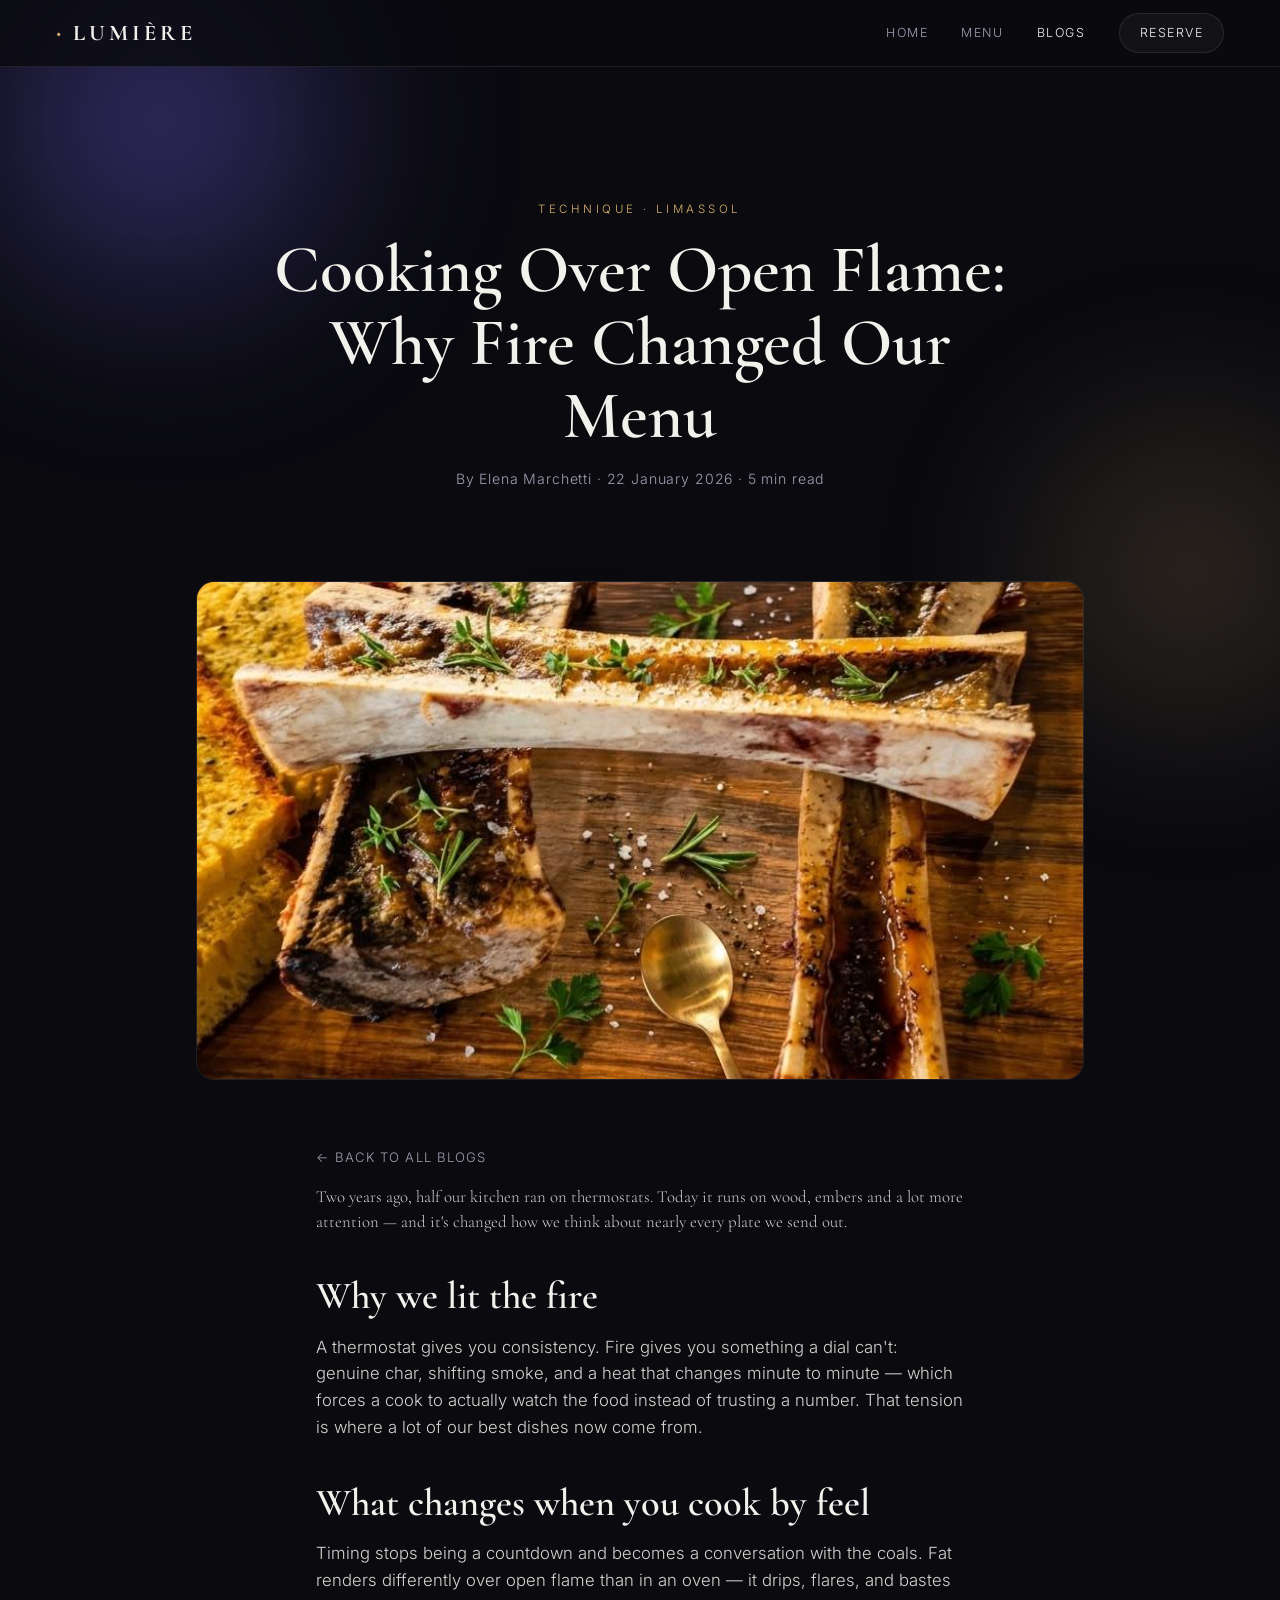
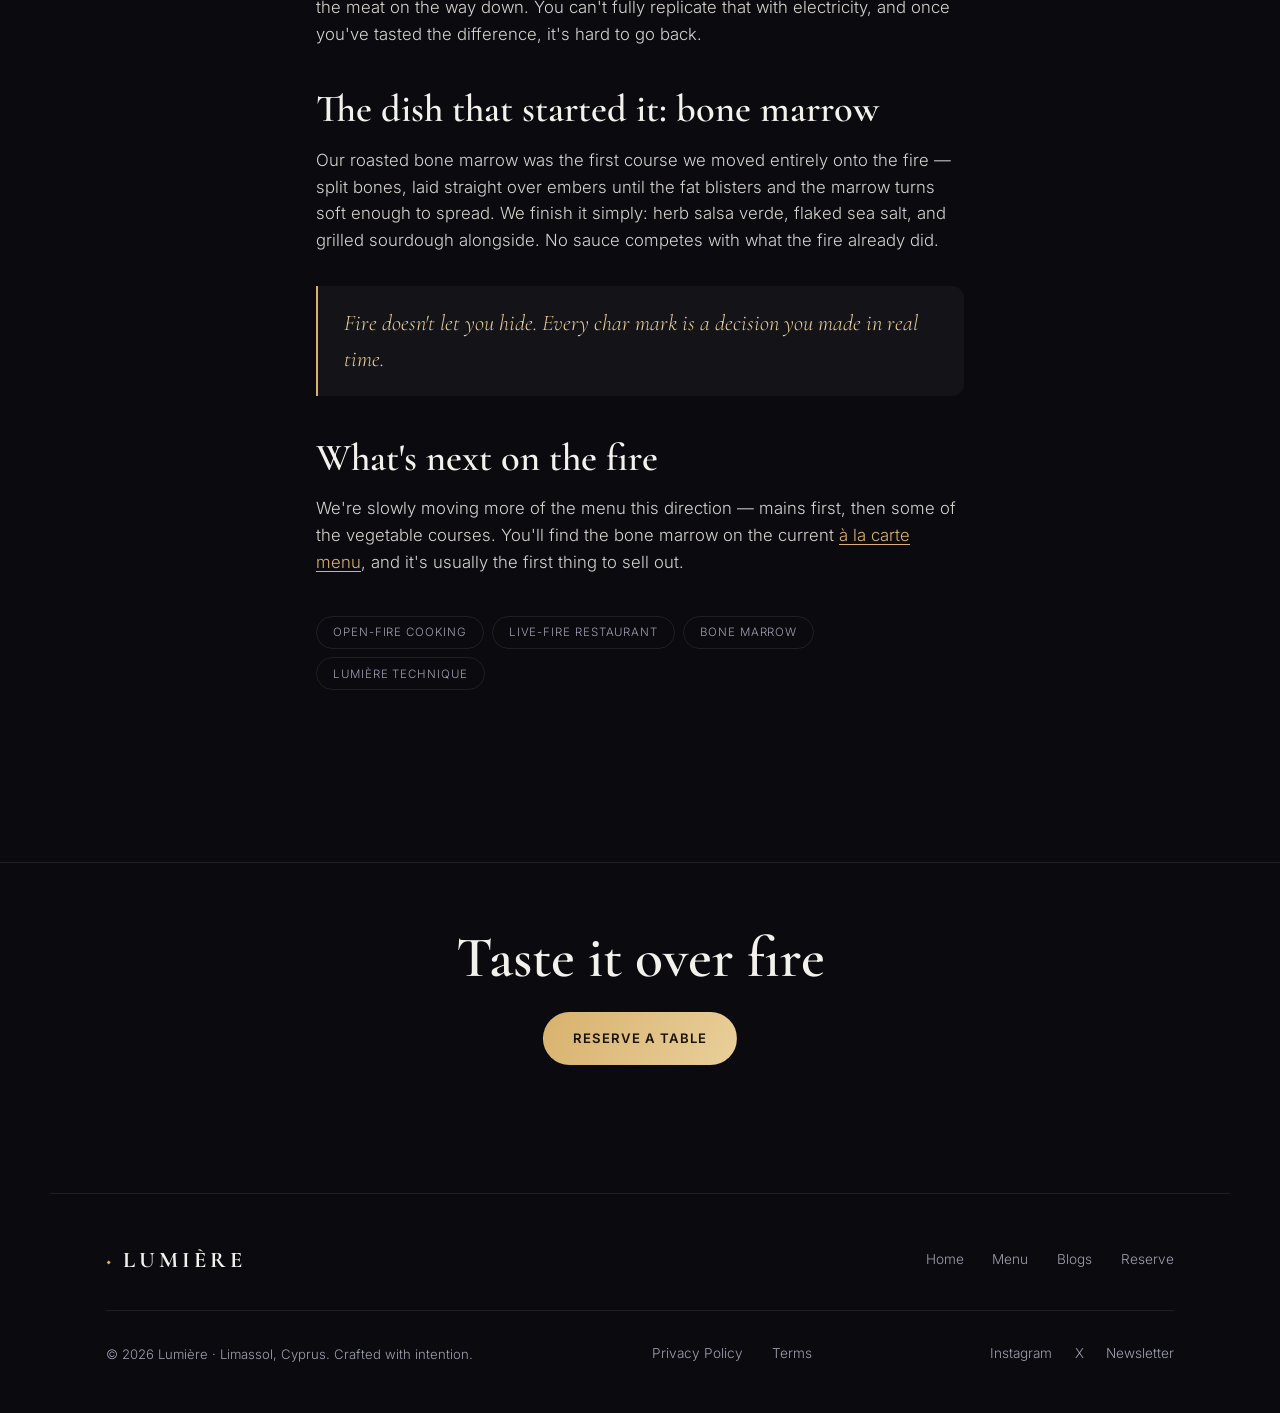
<file: blog-cooking-over-open-flame.html>
<!DOCTYPE html>
<html lang="en">
<head>
  <meta charset="UTF-8" />
  <meta name="viewport" content="width=device-width, initial-scale=1.0" />
  <meta name="description" content="Why LUMIÈRE cooks over open flame, from roasted bone marrow to the 18-course tasting menu, and what live-fire technique brings to a Limassol dining room." />
  <meta name="keywords" content="open fire cooking Limassol, live-fire restaurant Cyprus, wood-fired tasting menu, bone marrow Limassol restaurant" />
  <link rel="canonical" href="https://REPLACE-WITH-YOUR-DOMAIN.com/blog-cooking-over-open-flame.html" />
  <meta property="og:type" content="article" />
  <meta property="og:title" content="Cooking Over Open Flame: Why Fire Changed Our Menu" />
  <meta property="og:description" content="What live-fire technique brings to LUMIÈRE's 18-course tasting menu in Limassol." />
  <meta property="og:url" content="https://REPLACE-WITH-YOUR-DOMAIN.com/blog-cooking-over-open-flame.html" />
  <meta property="og:image" content="https://REPLACE-WITH-YOUR-DOMAIN.com/images/bone-marrow-plate.jpg" />
  <meta name="twitter:card" content="summary_large_image" />
  <meta name="twitter:title" content="Cooking Over Open Flame: Why Fire Changed Our Menu" />
  <meta name="twitter:description" content="What live-fire technique brings to LUMIÈRE's 18-course tasting menu in Limassol." />
  <meta name="twitter:image" content="https://REPLACE-WITH-YOUR-DOMAIN.com/images/bone-marrow-plate.jpg" />
  <title>Cooking Over Open Flame: Why Fire Changed Our Menu · LUMIÈRE</title>
  <link rel="preconnect" href="https://fonts.googleapis.com" />
  <link rel="preconnect" href="https://fonts.gstatic.com" crossorigin />
  <link href="https://fonts.googleapis.com/css2?family=Cormorant+Garamond:ital,wght@0,400;0,500;0,600;0,700;1,400;1,500&family=Inter:wght@300;400;500;600&display=swap" rel="stylesheet" />
  <link rel="stylesheet" href="styles.css" />
  <script type="application/ld+json">
  {
    "@context": "https://schema.org",
    "@type": "Article",
    "headline": "Cooking Over Open Flame: Why Fire Changed Our Menu",
    "description": "Why LUMIÈRE cooks over open flame, from roasted bone marrow to the 18-course tasting menu, and what live-fire technique brings to a Limassol dining room.",
    "image": "https://REPLACE-WITH-YOUR-DOMAIN.com/images/bone-marrow-plate.jpg",
    "datePublished": "2026-01-22",
    "dateModified": "2026-01-22",
    "author": { "@type": "Person", "name": "Elena Marchetti" },
    "publisher": {
      "@type": "Organization",
      "name": "LUMIÈRE",
      "address": { "@type": "PostalAddress", "addressLocality": "Limassol", "addressCountry": "CY" }
    }
  }
  </script>
</head>
<body class="subpage">
  <div class="bg-orbs" aria-hidden="true">
    <span class="orb orb-1"></span><span class="orb orb-2"></span><span class="orb orb-3"></span>
  </div>
  <div class="scroll-progress" id="scrollProgress" aria-hidden="true"></div>

  <header class="nav is-solid" id="nav">
    <a href="index.html" class="nav__logo"><span class="nav__logo-mark">◆</span> LUMIÈRE</a>
    <nav class="nav__links" id="navLinks">
      <a href="index.html">Home</a>
      <a href="menu.html">Menu</a>
      <a href="blog.html" class="is-current">Blogs</a>
      <a href="index.html#reserve" class="nav__cta">Reserve</a>
    </nav>
    <button class="nav__toggle" id="navToggle" aria-label="Toggle menu"><span></span><span></span><span></span></button>
  </header>

  <article>
    <header class="article__hero">
      <p class="article__cat reveal">Technique · Limassol</p>
      <h1 class="article__title reveal" style="--d:.1s">Cooking Over Open Flame: Why Fire Changed Our Menu</h1>
      <p class="article__meta reveal" style="--d:.2s">By Elena Marchetti · 22 January 2026 · 5 min read</p>
    </header>

    <figure class="article__cover reveal">
      <img src="images/bone-marrow-plate.jpg" alt="Open-fire roasted bone marrow at LUMIÈRE, Limassol" loading="lazy" onerror="this.parentNode.classList.add('is-empty')" />
    </figure>

    <div class="article">
      <a href="blog.html" class="article__back">← Back to all blogs</a>

      <p class="article__lead">Two years ago, half our kitchen ran on thermostats. Today it runs on wood, embers and a lot more attention — and it's changed how we think about nearly every plate we send out.</p>

      <h2>Why we lit the fire</h2>
      <p>
        A thermostat gives you consistency. Fire gives you something a dial can't:
        genuine char, shifting smoke, and a heat that changes minute to minute — which
        forces a cook to actually watch the food instead of trusting a number. That
        tension is where a lot of our best dishes now come from.
      </p>

      <h2>What changes when you cook by feel</h2>
      <p>
        Timing stops being a countdown and becomes a conversation with the coals. Fat
        renders differently over open flame than in an oven — it drips, flares, and
        bastes the meat on the way down. You can't fully replicate that with electricity,
        and once you've tasted the difference, it's hard to go back.
      </p>

      <h2>The dish that started it: bone marrow</h2>
      <p>
        Our roasted bone marrow was the first course we moved entirely onto the fire —
        split bones, laid straight over embers until the fat blisters and the marrow
        turns soft enough to spread. We finish it simply: herb salsa verde, flaked sea
        salt, and grilled sourdough alongside. No sauce competes with what the fire
        already did.
      </p>

      <blockquote>
        Fire doesn't let you hide. Every char mark is a decision you made in real time.
      </blockquote>

      <h2>What's next on the fire</h2>
      <p>
        We're slowly moving more of the menu this direction — mains first, then some of
        the vegetable courses. You'll find the bone marrow on the current
        <a class="inline" href="menu.html">à la carte menu</a>, and it's usually the
        first thing to sell out.
      </p>

      <div class="article__tags">
        <span>Open-fire cooking</span><span>Live-fire restaurant</span><span>Bone marrow</span><span>LUMIÈRE technique</span>
      </div>
    </div>

    <section class="article__cta">
      <h2 class="section__title">Taste it over fire</h2>
      <a href="index.html#reserve" class="btn btn--primary">Reserve a table</a>
    </section>
  </article>

  <footer class="footer">
    <div class="footer__top">
      <a href="index.html" class="nav__logo"><span class="nav__logo-mark">◆</span> LUMIÈRE</a>
      <nav class="footer__links">
        <a href="index.html">Home</a><a href="menu.html">Menu</a><a href="blog.html">Blogs</a><a href="index.html#reserve">Reserve</a>
      </nav>
    </div>
    <div class="footer__bottom">
      <p>© 2026 Lumière · Limassol, Cyprus. Crafted with intention.</p>
      <nav class="footer__links"><a href="privacy-policy.html">Privacy Policy</a><a href="terms.html">Terms</a></nav>
      <div class="footer__social"><a href="#">Instagram</a><a href="#">X</a><a href="#">Newsletter</a></div>
    </div>
  </footer>

  <script src="script.js"></script>
</body>
</html>
</file>
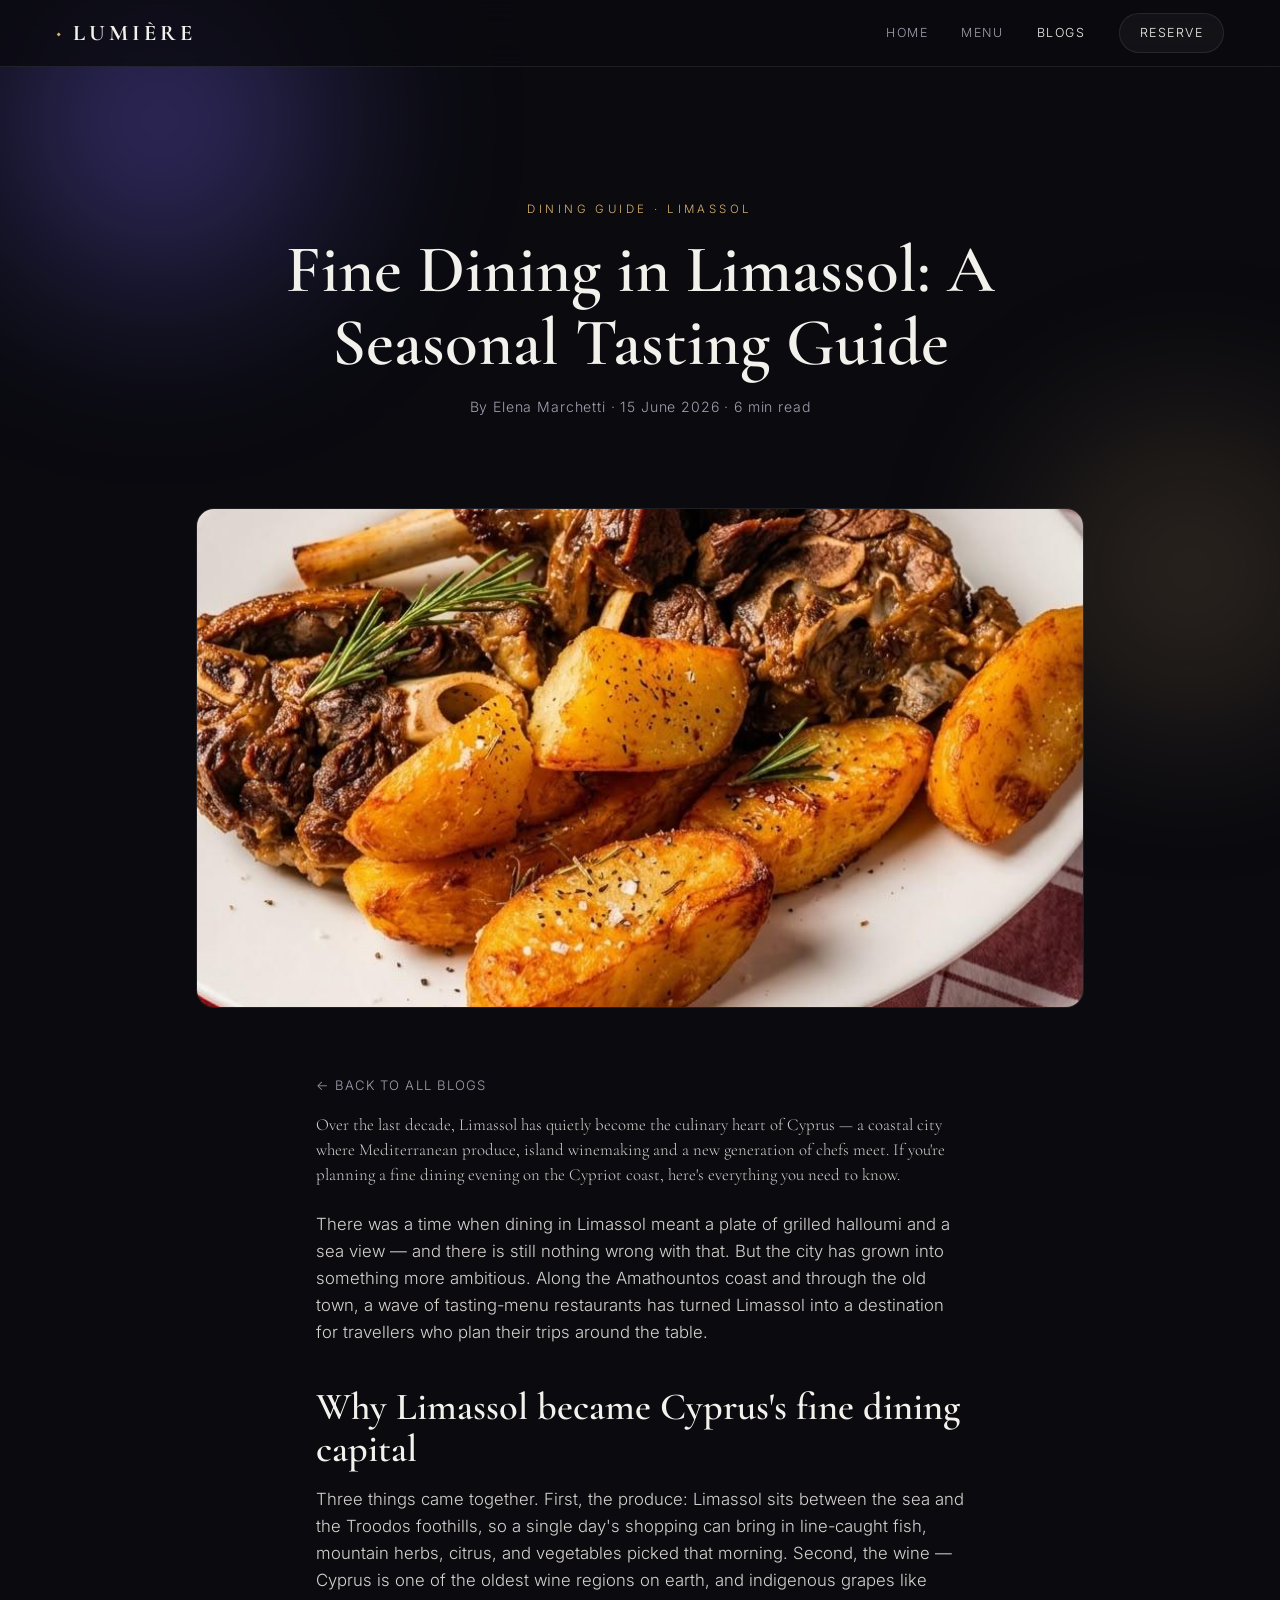
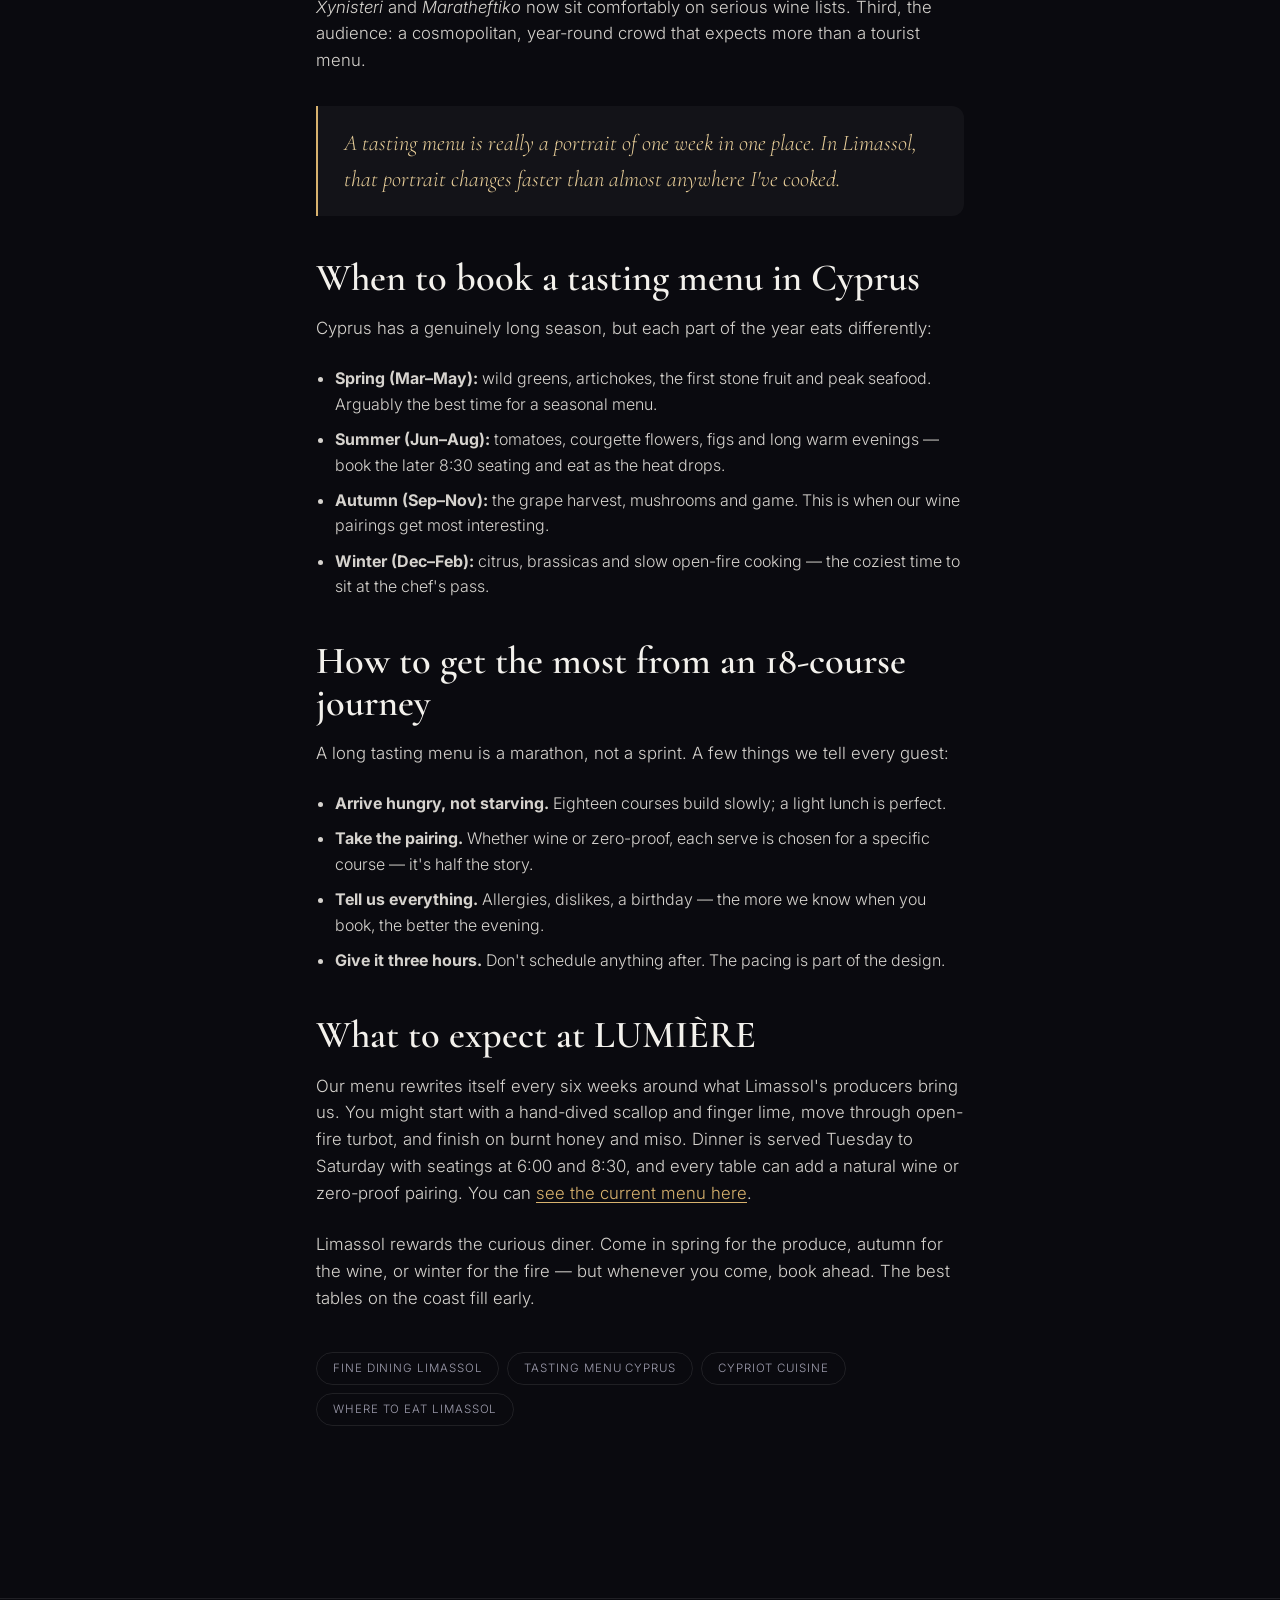
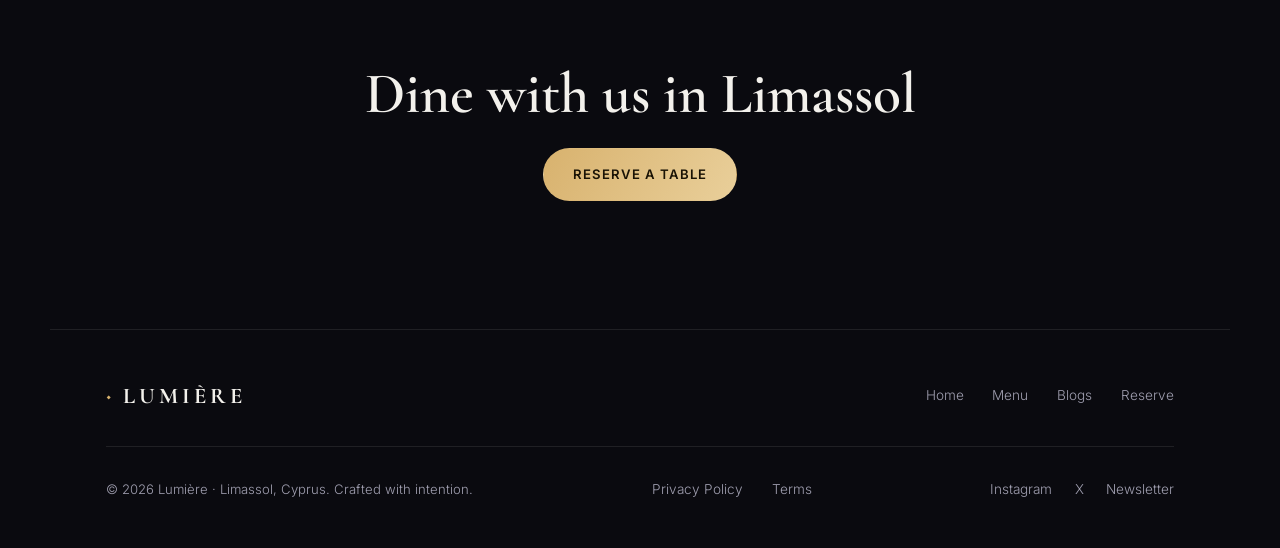
<file: blog-fine-dining-limassol.html>
<!DOCTYPE html>
<html lang="en">
<head>
  <meta charset="UTF-8" />
  <meta name="viewport" content="width=device-width, initial-scale=1.0" />
  <meta name="description" content="A complete guide to fine dining in Limassol, Cyprus: how to plan the perfect tasting-menu evening, when to book, what's in season, and what to expect from an 18-course journey on the Cypriot coast." />
  <meta name="keywords" content="fine dining Limassol, tasting menu Cyprus, best restaurants Limassol, Michelin Cyprus, fine dining Cyprus, Limassol restaurants" />
  <link rel="canonical" href="https://REPLACE-WITH-YOUR-DOMAIN.com/blog-fine-dining-limassol.html" />
  <meta property="og:type" content="article" />
  <meta property="og:title" content="Fine Dining in Limassol: A Seasonal Tasting Guide" />
  <meta property="og:description" content="How to plan the perfect tasting-menu evening on the Cypriot coast." />
  <meta property="og:url" content="https://REPLACE-WITH-YOUR-DOMAIN.com/blog-fine-dining-limassol.html" />
  <meta property="og:image" content="https://REPLACE-WITH-YOUR-DOMAIN.com/images/lamb-shank-plate.jpg" />
  <title>Fine Dining in Limassol: A Seasonal Tasting Guide · LUMIÈRE</title>
  <link rel="preconnect" href="https://fonts.googleapis.com" />
  <link rel="preconnect" href="https://fonts.gstatic.com" crossorigin />
  <link href="https://fonts.googleapis.com/css2?family=Cormorant+Garamond:ital,wght@0,400;0,500;0,600;0,700;1,400;1,500&family=Inter:wght@300;400;500;600&display=swap" rel="stylesheet" />
  <link rel="stylesheet" href="styles.css" />
  <script type="application/ld+json">
  {
    "@context": "https://schema.org",
    "@type": "Article",
    "headline": "Fine Dining in Limassol: A Seasonal Tasting Guide",
    "description": "How to plan the perfect tasting-menu evening on the Cypriot coast — when to book, what's in season, and what to expect from an 18-course journey.",
    "image": "https://REPLACE-WITH-YOUR-DOMAIN.com/images/lamb-shank-plate.jpg",
    "datePublished": "2026-06-15",
    "dateModified": "2026-06-15",
    "author": { "@type": "Person", "name": "Elena Marchetti" },
    "publisher": {
      "@type": "Organization",
      "name": "LUMIÈRE",
      "address": { "@type": "PostalAddress", "addressLocality": "Limassol", "addressCountry": "CY" }
    }
  }
  </script>
</head>
<body class="subpage">
  <div class="bg-orbs" aria-hidden="true">
    <span class="orb orb-1"></span><span class="orb orb-2"></span><span class="orb orb-3"></span>
  </div>
  <div class="scroll-progress" id="scrollProgress" aria-hidden="true"></div>

  <header class="nav is-solid" id="nav">
    <a href="index.html" class="nav__logo"><span class="nav__logo-mark">◆</span> LUMIÈRE</a>
    <nav class="nav__links" id="navLinks">
      <a href="index.html">Home</a>
      <a href="menu.html">Menu</a>
      <a href="blog.html" class="is-current">Blogs</a>
      <a href="index.html#reserve" class="nav__cta">Reserve</a>
    </nav>
    <button class="nav__toggle" id="navToggle" aria-label="Toggle menu"><span></span><span></span><span></span></button>
  </header>

  <article>
    <header class="article__hero">
      <p class="article__cat reveal">Dining Guide · Limassol</p>
      <h1 class="article__title reveal" style="--d:.1s">Fine Dining in Limassol: A Seasonal Tasting Guide</h1>
      <p class="article__meta reveal" style="--d:.2s">By Elena Marchetti · 15 June 2026 · 6 min read</p>
    </header>

    <figure class="article__cover reveal">
      <img src="images/lamb-shank-plate.jpg" alt="Slow-braised lamb shank tasting plate at a fine dining restaurant in Limassol, Cyprus" loading="lazy" onerror="this.parentNode.classList.add('is-empty')" />
    </figure>

    <div class="article">
      <a href="blog.html" class="article__back">← Back to all blogs</a>

      <p class="article__lead">
        Over the last decade, Limassol has quietly become the culinary heart of Cyprus —
        a coastal city where Mediterranean produce, island winemaking and a new
        generation of chefs meet. If you're planning a fine dining evening on the
        Cypriot coast, here's everything you need to know.
      </p>

      <p>
        There was a time when dining in Limassol meant a plate of grilled halloumi and a
        sea view — and there is still nothing wrong with that. But the city has grown into
        something more ambitious. Along the Amathountos coast and through the old town, a
        wave of tasting-menu restaurants has turned Limassol into a destination for
        travellers who plan their trips around the table.
      </p>

      <h2>Why Limassol became Cyprus's fine dining capital</h2>
      <p>
        Three things came together. First, the produce: Limassol sits between the sea and
        the Troodos foothills, so a single day's shopping can bring in line-caught fish,
        mountain herbs, citrus, and vegetables picked that morning. Second, the wine —
        Cyprus is one of the oldest wine regions on earth, and indigenous grapes like
        <em>Xynisteri</em> and <em>Maratheftiko</em> now sit comfortably on serious wine
        lists. Third, the audience: a cosmopolitan, year-round crowd that expects more
        than a tourist menu.
      </p>

      <blockquote>
        A tasting menu is really a portrait of one week in one place. In Limassol, that
        portrait changes faster than almost anywhere I've cooked.
      </blockquote>

      <h2>When to book a tasting menu in Cyprus</h2>
      <p>
        Cyprus has a genuinely long season, but each part of the year eats differently:
      </p>
      <ul>
        <li><strong>Spring (Mar–May):</strong> wild greens, artichokes, the first stone fruit and peak seafood. Arguably the best time for a seasonal menu.</li>
        <li><strong>Summer (Jun–Aug):</strong> tomatoes, courgette flowers, figs and long warm evenings — book the later 8:30 seating and eat as the heat drops.</li>
        <li><strong>Autumn (Sep–Nov):</strong> the grape harvest, mushrooms and game. This is when our wine pairings get most interesting.</li>
        <li><strong>Winter (Dec–Feb):</strong> citrus, brassicas and slow open-fire cooking — the coziest time to sit at the chef's pass.</li>
      </ul>

      <h2>How to get the most from an 18-course journey</h2>
      <p>
        A long tasting menu is a marathon, not a sprint. A few things we tell every guest:
      </p>
      <ul>
        <li><strong>Arrive hungry, not starving.</strong> Eighteen courses build slowly; a light lunch is perfect.</li>
        <li><strong>Take the pairing.</strong> Whether wine or zero-proof, each serve is chosen for a specific course — it's half the story.</li>
        <li><strong>Tell us everything.</strong> Allergies, dislikes, a birthday — the more we know when you book, the better the evening.</li>
        <li><strong>Give it three hours.</strong> Don't schedule anything after. The pacing is part of the design.</li>
      </ul>

      <h2>What to expect at LUMIÈRE</h2>
      <p>
        Our menu rewrites itself every six weeks around what Limassol's producers bring us.
        You might start with a hand-dived scallop and finger lime, move through open-fire
        turbot, and finish on burnt honey and miso. Dinner is served Tuesday to Saturday
        with seatings at 6:00 and 8:30, and every table can add a natural wine or
        zero-proof pairing. You can <a class="inline" href="menu.html">see the current
        menu here</a>.
      </p>

      <p>
        Limassol rewards the curious diner. Come in spring for the produce, autumn for the
        wine, or winter for the fire — but whenever you come, book ahead. The best tables
        on the coast fill early.
      </p>

      <div class="article__tags">
        <span>Fine dining Limassol</span><span>Tasting menu Cyprus</span><span>Cypriot cuisine</span><span>Where to eat Limassol</span>
      </div>
    </div>

    <section class="article__cta">
      <h2 class="section__title">Dine with us in Limassol</h2>
      <a href="index.html#reserve" class="btn btn--primary">Reserve a table</a>
    </section>
  </article>

  <footer class="footer">
    <div class="footer__top">
      <a href="index.html" class="nav__logo"><span class="nav__logo-mark">◆</span> LUMIÈRE</a>
      <nav class="footer__links">
        <a href="index.html">Home</a><a href="menu.html">Menu</a><a href="blog.html">Blogs</a><a href="index.html#reserve">Reserve</a>
      </nav>
    </div>
    <div class="footer__bottom">
      <p>© 2026 Lumière · Limassol, Cyprus. Crafted with intention.</p>
      <nav class="footer__links"><a href="privacy-policy.html">Privacy Policy</a><a href="terms.html">Terms</a></nav>
      <div class="footer__social"><a href="#">Instagram</a><a href="#">X</a><a href="#">Newsletter</a></div>
    </div>
  </footer>

  <script src="script.js"></script>
</body>
</html>
</file>
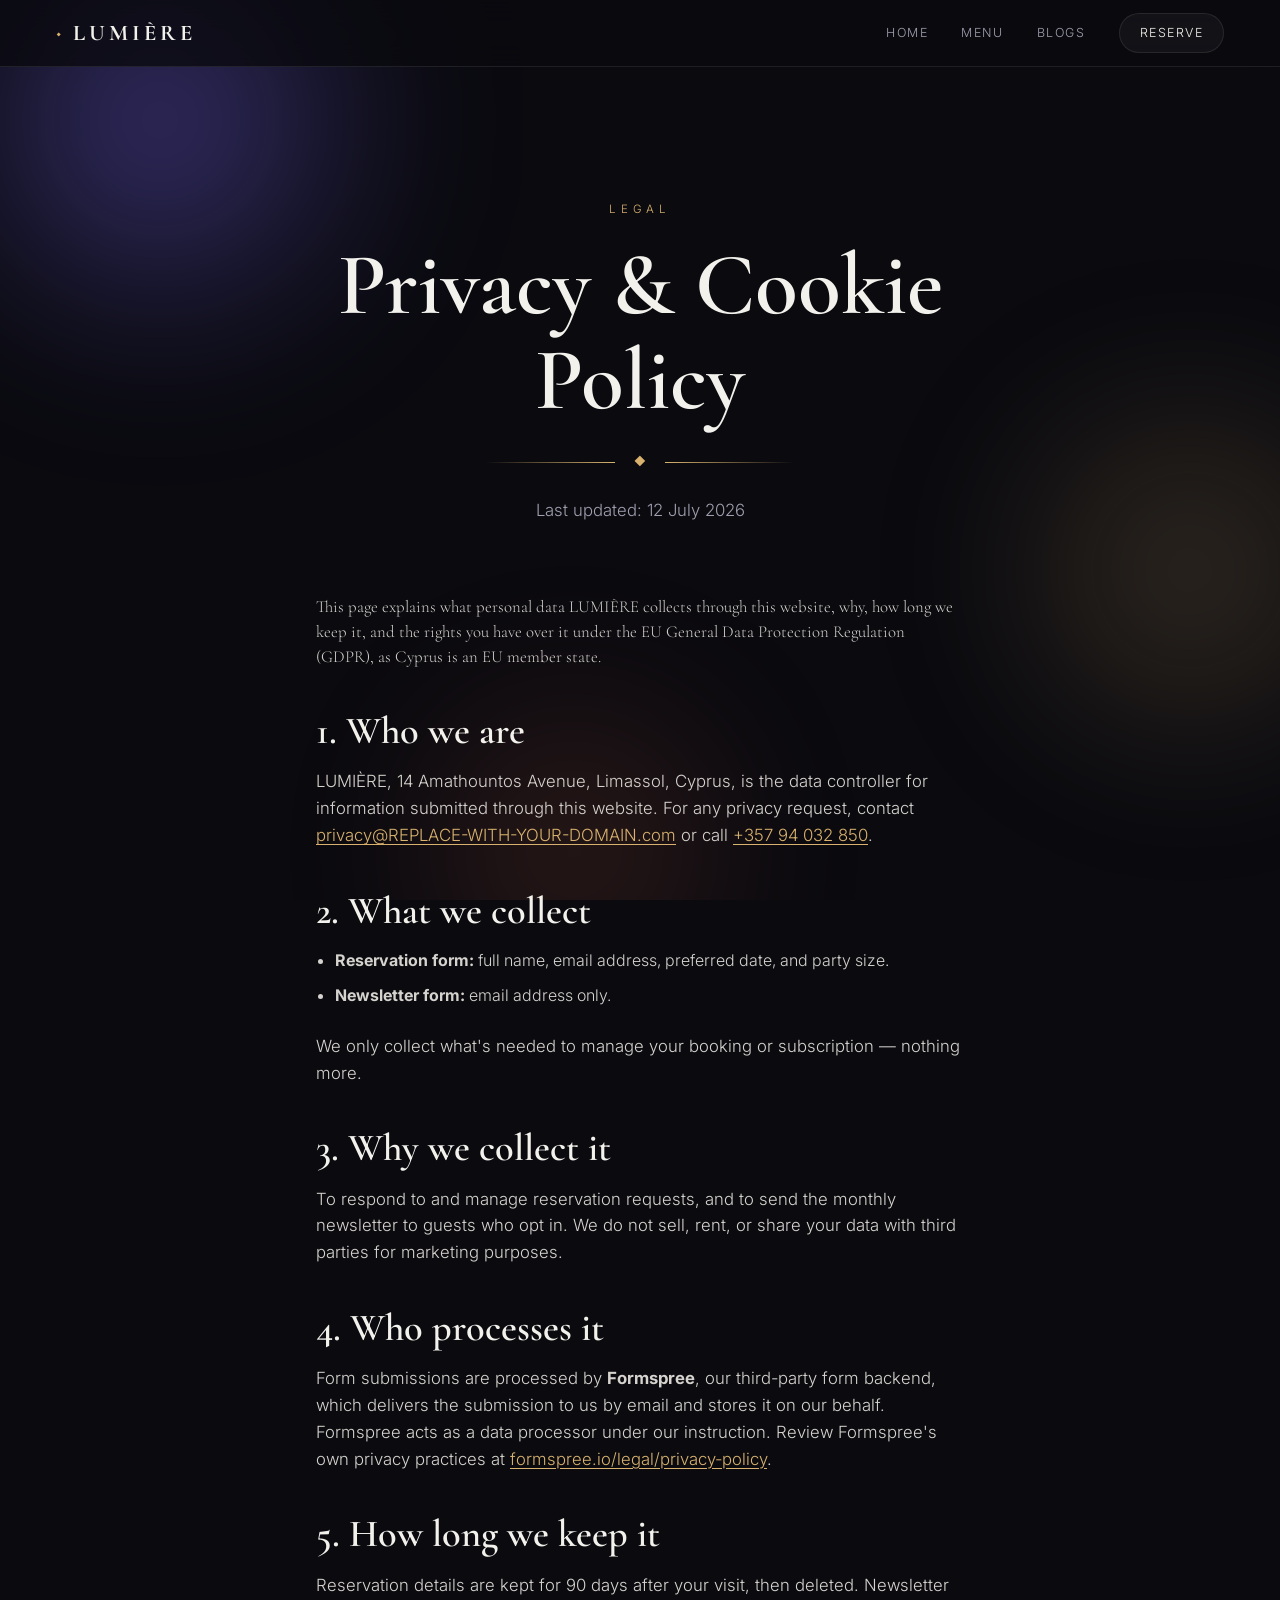
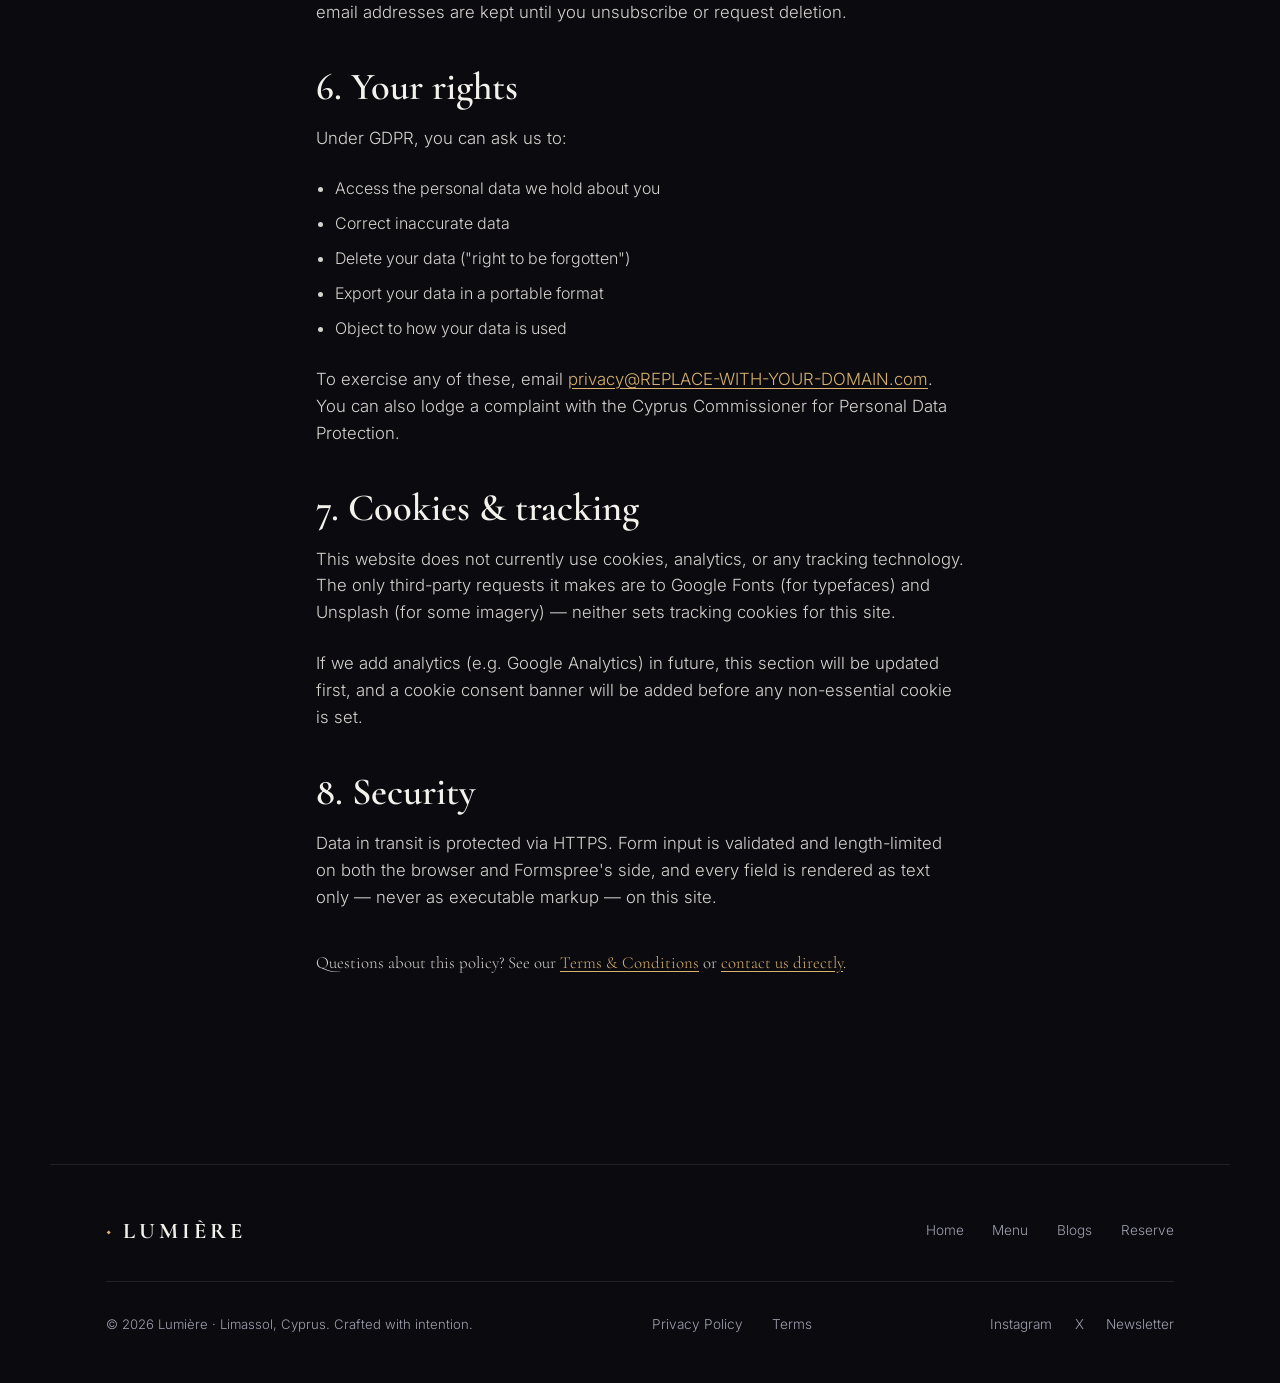
<file: privacy-policy.html>
<!DOCTYPE html>
<html lang="en">
<head>
  <meta charset="UTF-8" />
  <meta name="viewport" content="width=device-width, initial-scale=1.0" />
  <meta name="description" content="How LUMIÈRE collects, uses and protects the personal data you share through our reservation and newsletter forms in Limassol, Cyprus." />
  <meta name="robots" content="noindex, follow" />
  <link rel="canonical" href="https://REPLACE-WITH-YOUR-DOMAIN.com/privacy-policy.html" />
  <title>Privacy Policy · LUMIÈRE, Limassol Cyprus</title>
  <link rel="preconnect" href="https://fonts.googleapis.com" />
  <link rel="preconnect" href="https://fonts.gstatic.com" crossorigin />
  <link href="https://fonts.googleapis.com/css2?family=Cormorant+Garamond:ital,wght@0,400;0,500;0,600;0,700;1,400;1,500&family=Inter:wght@300;400;500;600&display=swap" rel="stylesheet" />
  <link rel="stylesheet" href="styles.css" />
</head>
<body class="subpage">
  <div class="bg-orbs" aria-hidden="true">
    <span class="orb orb-1"></span><span class="orb orb-2"></span><span class="orb orb-3"></span>
  </div>
  <div class="scroll-progress" id="scrollProgress" aria-hidden="true"></div>

  <header class="nav is-solid" id="nav">
    <a href="index.html" class="nav__logo"><span class="nav__logo-mark">◆</span> LUMIÈRE</a>
    <nav class="nav__links" id="navLinks">
      <a href="index.html">Home</a>
      <a href="menu.html">Menu</a>
      <a href="blog.html">Blogs</a>
      <a href="index.html#reserve" class="nav__cta">Reserve</a>
    </nav>
    <button class="nav__toggle" id="navToggle" aria-label="Toggle menu"><span></span><span></span><span></span></button>
  </header>

  <section class="page-hero">
    <p class="page-hero__eyebrow reveal">Legal</p>
    <h1 class="page-hero__title reveal" style="--d:.1s">Privacy &amp; Cookie Policy</h1>
    <div class="hero__rule reveal" style="--d:.2s" aria-hidden="true"><span>◆</span></div>
    <p class="page-hero__sub reveal" style="--d:.3s">Last updated: 12 July 2026</p>
  </section>

  <div class="article">
    <p class="article__lead">
      This page explains what personal data LUMIÈRE collects through this website, why,
      how long we keep it, and the rights you have over it under the EU General Data
      Protection Regulation (GDPR), as Cyprus is an EU member state.
    </p>

    <h2>1. Who we are</h2>
    <p>
      LUMIÈRE, 14 Amathountos Avenue, Limassol, Cyprus, is the data controller for
      information submitted through this website. For any privacy request, contact
      <a class="inline" href="mailto:privacy@REPLACE-WITH-YOUR-DOMAIN.com">privacy@REPLACE-WITH-YOUR-DOMAIN.com</a>
      or call <a class="inline" href="tel:+35794032850">+357 94 032 850</a>.
    </p>

    <h2>2. What we collect</h2>
    <ul>
      <li><strong>Reservation form:</strong> full name, email address, preferred date, and party size.</li>
      <li><strong>Newsletter form:</strong> email address only.</li>
    </ul>
    <p>We only collect what's needed to manage your booking or subscription — nothing more.</p>

    <h2>3. Why we collect it</h2>
    <p>
      To respond to and manage reservation requests, and to send the monthly newsletter
      to guests who opt in. We do not sell, rent, or share your data with third parties
      for marketing purposes.
    </p>

    <h2>4. Who processes it</h2>
    <p>
      Form submissions are processed by <strong>Formspree</strong>, our third-party form
      backend, which delivers the submission to us by email and stores it on our behalf.
      Formspree acts as a data processor under our instruction. Review Formspree's own
      privacy practices at
      <a class="inline" href="https://formspree.io/legal/privacy-policy" target="_blank" rel="noopener">formspree.io/legal/privacy-policy</a>.
    </p>

    <h2>5. How long we keep it</h2>
    <p>
      Reservation details are kept for 90 days after your visit, then deleted. Newsletter
      email addresses are kept until you unsubscribe or request deletion.
    </p>

    <h2>6. Your rights</h2>
    <p>Under GDPR, you can ask us to:</p>
    <ul>
      <li>Access the personal data we hold about you</li>
      <li>Correct inaccurate data</li>
      <li>Delete your data ("right to be forgotten")</li>
      <li>Export your data in a portable format</li>
      <li>Object to how your data is used</li>
    </ul>
    <p>
      To exercise any of these, email
      <a class="inline" href="mailto:privacy@REPLACE-WITH-YOUR-DOMAIN.com">privacy@REPLACE-WITH-YOUR-DOMAIN.com</a>.
      You can also lodge a complaint with the Cyprus Commissioner for Personal Data Protection.
    </p>

    <h2>7. Cookies &amp; tracking</h2>
    <p>
      This website does not currently use cookies, analytics, or any tracking
      technology. The only third-party requests it makes are to Google Fonts (for
      typefaces) and Unsplash (for some imagery) — neither sets tracking cookies for
      this site.
    </p>
    <p>
      If we add analytics (e.g. Google Analytics) in future, this section will be
      updated first, and a cookie consent banner will be added before any non-essential
      cookie is set.
    </p>

    <h2>8. Security</h2>
    <p>
      Data in transit is protected via HTTPS. Form input is validated and length-limited
      on both the browser and Formspree's side, and every field is rendered as text
      only — never as executable markup — on this site.
    </p>

    <p class="article__lead" style="margin-top:2.5rem;">
      Questions about this policy? See our <a class="inline" href="terms.html">Terms &amp; Conditions</a>
      or <a class="inline" href="mailto:privacy@REPLACE-WITH-YOUR-DOMAIN.com">contact us directly</a>.
    </p>
  </div>

  <footer class="footer">
    <div class="footer__top">
      <a href="index.html" class="nav__logo"><span class="nav__logo-mark">◆</span> LUMIÈRE</a>
      <nav class="footer__links">
        <a href="index.html">Home</a><a href="menu.html">Menu</a><a href="blog.html">Blogs</a><a href="index.html#reserve">Reserve</a>
      </nav>
    </div>
    <div class="footer__bottom">
      <p>© 2026 Lumière · Limassol, Cyprus. Crafted with intention.</p>
      <nav class="footer__links"><a href="privacy-policy.html">Privacy Policy</a><a href="terms.html">Terms</a></nav>
      <div class="footer__social"><a href="#">Instagram</a><a href="#">X</a><a href="#">Newsletter</a></div>
    </div>
  </footer>

  <script src="script.js"></script>
</body>
</html>
</file>
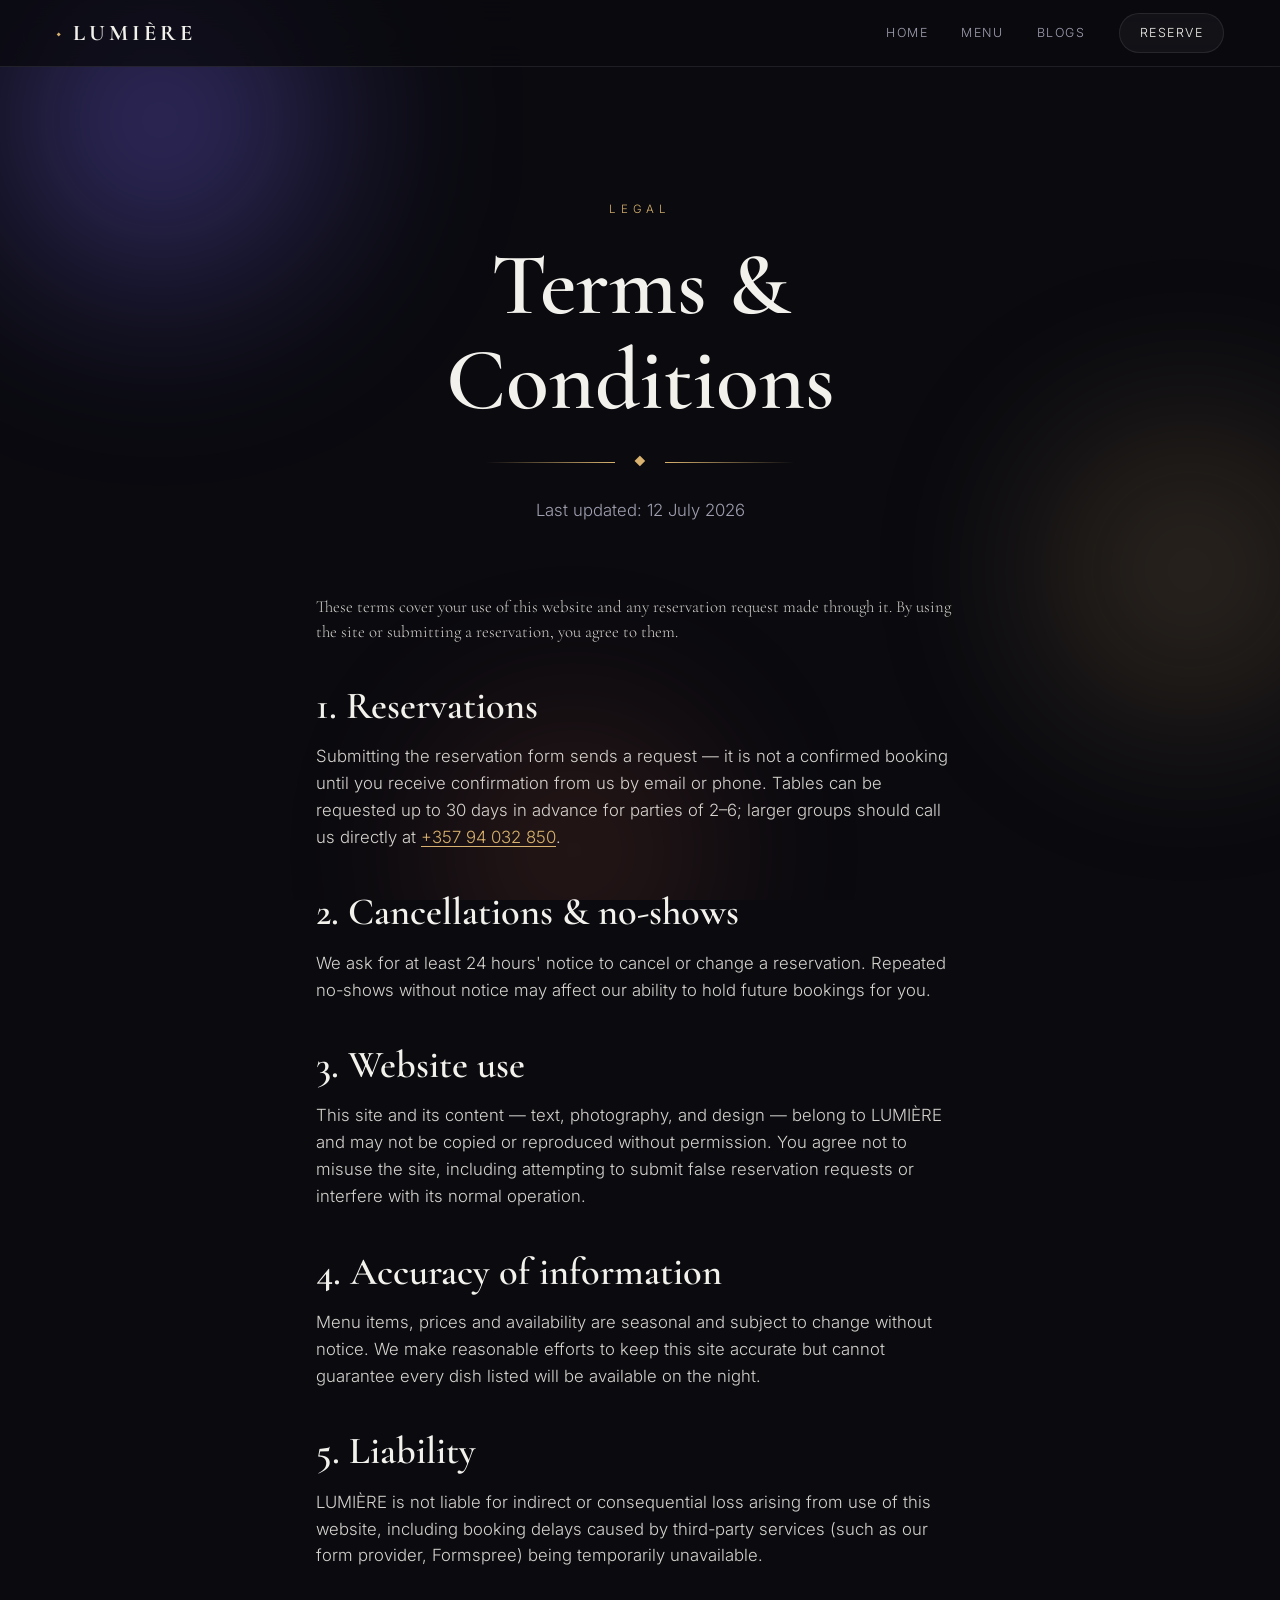
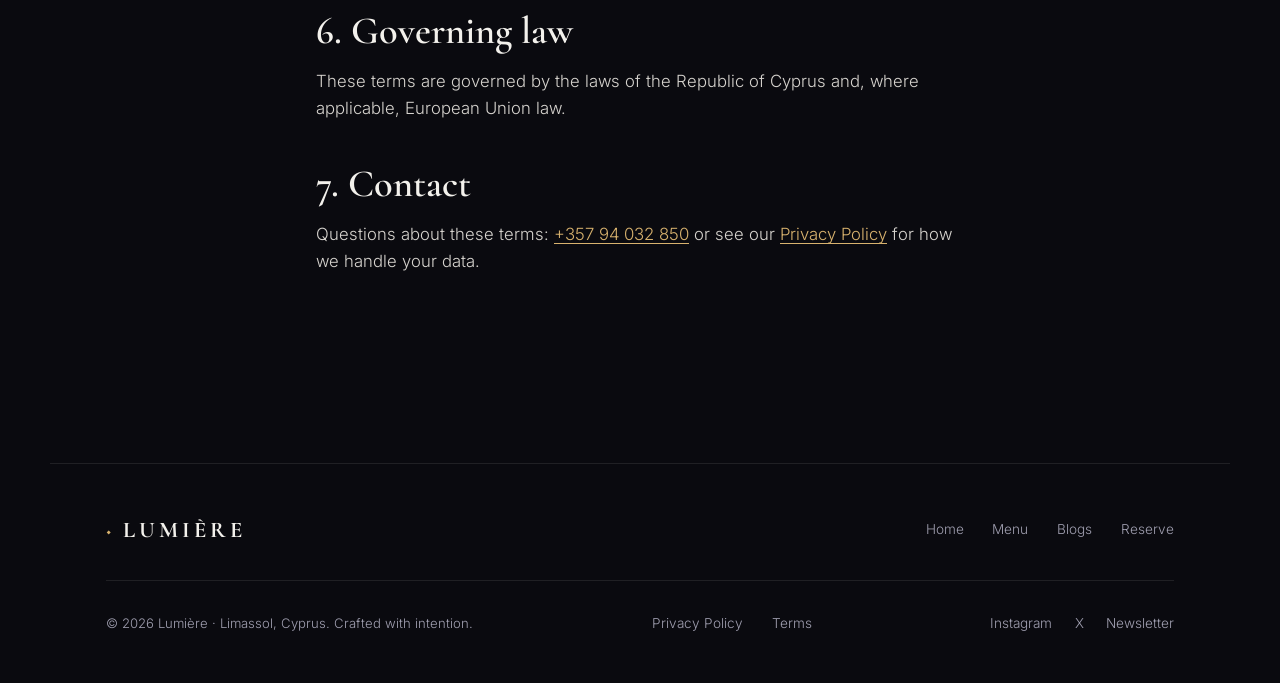
<file: terms.html>
<!DOCTYPE html>
<html lang="en">
<head>
  <meta charset="UTF-8" />
  <meta name="viewport" content="width=device-width, initial-scale=1.0" />
  <meta name="description" content="Terms and conditions for using the LUMIÈRE website and booking a table at our restaurant in Limassol, Cyprus." />
  <meta name="robots" content="noindex, follow" />
  <link rel="canonical" href="https://REPLACE-WITH-YOUR-DOMAIN.com/terms.html" />
  <title>Terms &amp; Conditions · LUMIÈRE, Limassol Cyprus</title>
  <link rel="preconnect" href="https://fonts.googleapis.com" />
  <link rel="preconnect" href="https://fonts.gstatic.com" crossorigin />
  <link href="https://fonts.googleapis.com/css2?family=Cormorant+Garamond:ital,wght@0,400;0,500;0,600;0,700;1,400;1,500&family=Inter:wght@300;400;500;600&display=swap" rel="stylesheet" />
  <link rel="stylesheet" href="styles.css" />
</head>
<body class="subpage">
  <div class="bg-orbs" aria-hidden="true">
    <span class="orb orb-1"></span><span class="orb orb-2"></span><span class="orb orb-3"></span>
  </div>
  <div class="scroll-progress" id="scrollProgress" aria-hidden="true"></div>

  <header class="nav is-solid" id="nav">
    <a href="index.html" class="nav__logo"><span class="nav__logo-mark">◆</span> LUMIÈRE</a>
    <nav class="nav__links" id="navLinks">
      <a href="index.html">Home</a>
      <a href="menu.html">Menu</a>
      <a href="blog.html">Blogs</a>
      <a href="index.html#reserve" class="nav__cta">Reserve</a>
    </nav>
    <button class="nav__toggle" id="navToggle" aria-label="Toggle menu"><span></span><span></span><span></span></button>
  </header>

  <section class="page-hero">
    <p class="page-hero__eyebrow reveal">Legal</p>
    <h1 class="page-hero__title reveal" style="--d:.1s">Terms &amp; Conditions</h1>
    <div class="hero__rule reveal" style="--d:.2s" aria-hidden="true"><span>◆</span></div>
    <p class="page-hero__sub reveal" style="--d:.3s">Last updated: 12 July 2026</p>
  </section>

  <div class="article">
    <p class="article__lead">
      These terms cover your use of this website and any reservation request made
      through it. By using the site or submitting a reservation, you agree to them.
    </p>

    <h2>1. Reservations</h2>
    <p>
      Submitting the reservation form sends a request — it is not a confirmed booking
      until you receive confirmation from us by email or phone. Tables can be requested
      up to 30 days in advance for parties of 2–6; larger groups should call us directly
      at <a class="inline" href="tel:+35794032850">+357 94 032 850</a>.
    </p>

    <h2>2. Cancellations &amp; no-shows</h2>
    <p>
      We ask for at least 24 hours' notice to cancel or change a reservation. Repeated
      no-shows without notice may affect our ability to hold future bookings for you.
    </p>

    <h2>3. Website use</h2>
    <p>
      This site and its content — text, photography, and design — belong to LUMIÈRE and
      may not be copied or reproduced without permission. You agree not to misuse the
      site, including attempting to submit false reservation requests or interfere with
      its normal operation.
    </p>

    <h2>4. Accuracy of information</h2>
    <p>
      Menu items, prices and availability are seasonal and subject to change without
      notice. We make reasonable efforts to keep this site accurate but cannot guarantee
      every dish listed will be available on the night.
    </p>

    <h2>5. Liability</h2>
    <p>
      LUMIÈRE is not liable for indirect or consequential loss arising from use of this
      website, including booking delays caused by third-party services (such as our form
      provider, Formspree) being temporarily unavailable.
    </p>

    <h2>6. Governing law</h2>
    <p>
      These terms are governed by the laws of the Republic of Cyprus and, where
      applicable, European Union law.
    </p>

    <h2>7. Contact</h2>
    <p>
      Questions about these terms: <a class="inline" href="tel:+35794032850">+357 94 032 850</a>
      or see our <a class="inline" href="privacy-policy.html">Privacy Policy</a> for how we handle your data.
    </p>
  </div>

  <footer class="footer">
    <div class="footer__top">
      <a href="index.html" class="nav__logo"><span class="nav__logo-mark">◆</span> LUMIÈRE</a>
      <nav class="footer__links">
        <a href="index.html">Home</a><a href="menu.html">Menu</a><a href="blog.html">Blogs</a><a href="index.html#reserve">Reserve</a>
      </nav>
    </div>
    <div class="footer__bottom">
      <p>© 2026 Lumière · Limassol, Cyprus. Crafted with intention.</p>
      <nav class="footer__links"><a href="privacy-policy.html">Privacy Policy</a><a href="terms.html">Terms</a></nav>
      <div class="footer__social"><a href="#">Instagram</a><a href="#">X</a><a href="#">Newsletter</a></div>
    </div>
  </footer>

  <script src="script.js"></script>
</body>
</html>
</file>
<file: styles.css>
/* ============================================================
   LUMIÈRE — design system
   ============================================================ */
:root {
  --bg:        #0a0a0f;
  --bg-soft:   #12121a;
  --surface:   rgba(255, 255, 255, 0.04);
  --border:    rgba(255, 255, 255, 0.09);
  --text:      #f3f1ec;
  --muted:     #a09fb0;
  --gold:      #d8b26e;
  --gold-soft: #e9cf9a;
  --accent:    #7c6cff;
  --accent-2:  #ff7a59;
  --radius:    18px;
  --ease:      cubic-bezier(.22, 1, .36, 1);
  --maxw:      1180px;
}

* { margin: 0; padding: 0; box-sizing: border-box; }
html { scroll-behavior: smooth; }
body {
  background: var(--bg);
  color: var(--text);
  font-family: 'Inter', system-ui, sans-serif;
  font-weight: 300;
  line-height: 1.6;
  overflow-x: hidden;
  -webkit-font-smoothing: antialiased;
}
h1, h2, h3 { font-family: 'Cormorant Garamond', serif; font-weight: 600; line-height: 1.08; }
a { color: inherit; text-decoration: none; }
img { max-width: 100%; display: block; }

/* ---------- Ambient orbs ---------- */
.bg-orbs { position: fixed; inset: 0; z-index: 0; pointer-events: none; overflow: hidden; }
.orb { position: absolute; border-radius: 50%; filter: blur(90px); opacity: .5; animation: drift 22s var(--ease) infinite alternate; }
.orb-1 { width: 480px; height: 480px; top: -120px; left: -80px; background: radial-gradient(circle, var(--accent), transparent 70%); }
.orb-2 { width: 420px; height: 420px; top: 40%; right: -120px; background: radial-gradient(circle, var(--gold), transparent 70%); opacity: .28; animation-delay: -6s; }
.orb-3 { width: 380px; height: 380px; bottom: -140px; left: 30%; background: radial-gradient(circle, var(--accent-2), transparent 70%); opacity: .22; animation-delay: -12s; }
@keyframes drift { to { transform: translate3d(60px, -40px, 0) scale(1.12); } }

/* ---------- Scroll progress ---------- */
.scroll-progress { position: fixed; top: 0; left: 0; height: 3px; width: 0%; z-index: 100; background: linear-gradient(90deg, var(--accent), var(--gold), var(--accent-2)); }

/* ---------- Nav ---------- */
.nav {
  position: fixed; top: 0; left: 0; right: 0; z-index: 90;
  display: flex; align-items: center; justify-content: space-between;
  padding: 20px clamp(20px, 5vw, 56px);
  transition: padding .4s var(--ease), background .4s var(--ease), border-color .4s var(--ease);
  border-bottom: 1px solid transparent;
}
.nav.is-scrolled, .nav.is-solid {
  padding: 13px clamp(20px, 5vw, 56px);
  background: rgba(10, 10, 15, 0.78);
  backdrop-filter: blur(14px);
  border-bottom: 1px solid var(--border);
}
/* Logo hidden in nav until hero brand docks (home page only) */
.nav__logo { font-family: 'Cormorant Garamond', serif; font-size: 1.4rem; font-weight: 700; letter-spacing: .18em; display: flex; align-items: center; gap: .5rem; transition: opacity .4s var(--ease), transform .4s var(--ease); }
.home .nav__logo { opacity: 0; transform: translateY(-6px); pointer-events: none; }
.home .nav.brand-docked .nav__logo { opacity: 1; transform: none; pointer-events: auto; }
.nav__logo-mark { color: var(--gold); font-size: .8em; }
.nav__links { display: flex; align-items: center; gap: clamp(1.2rem, 2.6vw, 2.4rem); }
.nav__links a { font-size: .78rem; letter-spacing: .12em; text-transform: uppercase; color: var(--muted); transition: color .25s var(--ease); }
.nav__links a:hover, .nav__links a.is-current { color: var(--text); }
.nav__cta { color: var(--text) !important; border: 1px solid var(--border); padding: .55rem 1.25rem; border-radius: 999px; background: var(--surface); transition: all .3s var(--ease); }
.nav__cta:hover { border-color: var(--gold); box-shadow: 0 0 22px rgba(216, 178, 110, .28); }
.nav__toggle { display: none; flex-direction: column; gap: 5px; background: none; border: 0; cursor: pointer; padding: 6px; }
.nav__toggle span { width: 26px; height: 2px; background: var(--text); transition: .3s var(--ease); }

/* ---------- Buttons ---------- */
.btn { display: inline-flex; align-items: center; justify-content: center; gap: .5rem; padding: .95rem 1.8rem; border-radius: 999px; font-size: .82rem; letter-spacing: .08em; text-transform: uppercase; cursor: pointer; border: 1px solid transparent; transition: transform .3s var(--ease), box-shadow .3s var(--ease); }
.btn--primary { background: linear-gradient(120deg, var(--gold), var(--gold-soft)); color: #1a1305; font-weight: 600; }
.btn--primary:hover { transform: translateY(-3px); box-shadow: 0 14px 40px rgba(216, 178, 110, .35); }
.btn--ghost { border-color: var(--border); color: var(--text); background: var(--surface); }
.btn--ghost:hover { border-color: var(--gold); transform: translateY(-3px); }
.btn--full { width: 100%; }

/* ============================================================
   HERO — classic, brand-first, scroll-reveal
   ============================================================ */
.hero { position: relative; z-index: 1; min-height: 100vh; display: flex; align-items: center; justify-content: center; text-align: center; padding: 100px clamp(20px, 5vw, 56px) 60px; }
.hero__stage {
  max-width: 900px;
  transform-origin: top center;
  will-change: transform;
}
/* Non-brand hero elements fade out quickly as you scroll */
.hero__eyebrow, .hero__rule, .hero__tag, .hero__actions {
  opacity: calc(1 - var(--p, 0) * 2.4);
  transform: translateY(calc(var(--p, 0) * 24px));
}
.hero__ornament { color: var(--gold); font-size: 1.1rem; letter-spacing: .3em; opacity: calc(.8 - var(--p, 0) * 3); display: block; margin-bottom: 1.6rem; animation: floaty 5s var(--ease) infinite alternate; }
@keyframes floaty { to { transform: translateY(-8px); } }
.hero__eyebrow { color: var(--gold); letter-spacing: .42em; font-size: .72rem; text-transform: uppercase; margin-bottom: 1.6rem; }
/* Brand flies diagonally up-left toward the header logo, then hands off */
.hero__brand {
  font-size: clamp(3.4rem, 16vw, 12rem); font-weight: 700; letter-spacing: .04em; line-height: .9;
  background: linear-gradient(180deg, #fff 0%, var(--gold-soft) 55%, var(--gold) 100%);
  -webkit-background-clip: text; background-clip: text; color: transparent;
  transform: translate(calc(var(--p, 0) * -34vw), calc(var(--p, 0) * -40vh)) scale(calc(1 - var(--p, 0) * 0.8));
  opacity: calc(1 - var(--p, 0) * 1.05);
  will-change: transform, opacity;
}
.hero__rule { display: flex; align-items: center; justify-content: center; gap: 1.2rem; margin: 1.8rem auto; color: var(--gold); }
.hero__rule::before, .hero__rule::after { content: ''; height: 1px; width: clamp(40px, 12vw, 130px); background: linear-gradient(90deg, transparent, var(--gold)); }
.hero__rule::after { background: linear-gradient(90deg, var(--gold), transparent); }
.hero__rule span { font-size: .7rem; }
.hero__tag { font-family: 'Cormorant Garamond', serif; font-style: italic; font-size: clamp(1.3rem, 3vw, 2rem); color: var(--gold-soft); margin-bottom: 2.4rem; }
.hero__actions { display: flex; gap: 1rem; justify-content: center; flex-wrap: wrap; }
.hero__scroll { position: absolute; bottom: 34px; left: 50%; transform: translateX(-50%); display: flex; flex-direction: column; align-items: center; gap: .7rem; color: var(--muted); font-size: .68rem; letter-spacing: .3em; text-transform: uppercase; opacity: calc(1 - var(--p, 0) * 2); }
.hero__scroll-line { width: 1px; height: 46px; background: linear-gradient(var(--gold), transparent); position: relative; overflow: hidden; }
.hero__scroll-line::after { content: ''; position: absolute; top: -50%; left: 0; width: 100%; height: 50%; background: var(--gold-soft); animation: scrolldown 1.9s var(--ease) infinite; }
@keyframes scrolldown { to { top: 100%; } }

/* ---------- Intro statement ---------- */
.intro { position: relative; z-index: 1; max-width: 900px; margin: 0 auto; padding: clamp(40px, 8vw, 80px) clamp(20px, 5vw, 56px) clamp(60px, 10vw, 120px); text-align: center; }
.intro__eyebrow { color: var(--gold); letter-spacing: .3em; font-size: .72rem; text-transform: uppercase; margin-bottom: 1.6rem; }
.intro__lead { font-family: 'Cormorant Garamond', serif; font-size: clamp(1.5rem, 3.6vw, 2.4rem); line-height: 1.35; color: var(--text); }
.intro__meta { display: flex; justify-content: center; gap: clamp(2rem, 8vw, 5rem); margin-top: 3.2rem; flex-wrap: wrap; }
.intro__meta div { display: flex; flex-direction: column; }
.intro__meta strong { font-family: 'Cormorant Garamond', serif; font-size: 2.4rem; font-weight: 700; color: var(--gold); }
.intro__meta span { font-size: .74rem; letter-spacing: .12em; text-transform: uppercase; color: var(--muted); }

/* ---------- Section shell ---------- */
.section { position: relative; z-index: 1; max-width: var(--maxw); margin: 0 auto; padding: clamp(70px, 10vw, 120px) clamp(20px, 5vw, 56px); }
.section__head { max-width: 640px; margin: 0 auto 3.5rem; text-align: center; }
.section__eyebrow { color: var(--gold); letter-spacing: .3em; font-size: .72rem; text-transform: uppercase; margin-bottom: .8rem; }
.section__title { font-size: clamp(2.2rem, 5vw, 3.6rem); }
.section__sub { color: var(--muted); margin-top: .8rem; }
.section__cta { text-align: center; margin-top: 3rem; }

/* ---------- Signature dishes ---------- */
.dishes { display: grid; grid-template-columns: repeat(auto-fit, minmax(280px, 1fr)); gap: 1.6rem; }
.dish { border: 1px solid var(--border); border-radius: var(--radius); overflow: hidden; background: var(--surface); transition: transform .4s var(--ease), border-color .4s var(--ease); }
.dish:hover { transform: translateY(-6px); border-color: rgba(216,178,110,.4); }
.dish__media { aspect-ratio: 4/3; overflow: hidden; background: linear-gradient(160deg, #2a2436, #14121c); }
.dish__media img { width: 100%; height: 100%; object-fit: cover; transition: transform .7s var(--ease); }
.dish:hover .dish__media img { transform: scale(1.06); }
.dish__body { padding: 1.6rem 1.5rem 1.8rem; }
.dish__cat { font-size: .68rem; letter-spacing: .18em; text-transform: uppercase; color: var(--gold); }
.dish__body h3 { font-size: 1.7rem; margin: .3rem 0 .5rem; }
.dish__body p { color: var(--muted); font-size: .92rem; }

/* ---------- Chef ---------- */
.chef { display: grid; grid-template-columns: .9fr 1.1fr; gap: clamp(2rem, 6vw, 5rem); align-items: center; }
.chef__frame { position: relative; }
.chef__frame img, .chef__portrait { width: 100%; aspect-ratio: 4/5; object-fit: cover; border-radius: var(--radius); border: 1px solid var(--border); background: linear-gradient(160deg, #2a2436, #14121c); }
.chef__badge { position: absolute; bottom: -18px; right: -18px; width: 92px; height: 92px; border-radius: 50%; background: linear-gradient(120deg, var(--gold), var(--gold-soft)); color: #1a1305; display: flex; flex-direction: column; align-items: center; justify-content: center; box-shadow: 0 12px 30px rgba(216,178,110,.4); }
.chef__badge span { font-family: 'Cormorant Garamond', serif; font-size: 1.6rem; font-weight: 700; line-height: 1; }
.chef__badge small { font-size: .58rem; letter-spacing: .1em; text-transform: uppercase; }
.chef__quote { font-family: 'Cormorant Garamond', serif; font-style: italic; font-size: 1.7rem; color: var(--gold-soft); margin: 1rem 0 1.4rem; }
.chef__body p { color: var(--muted); margin-bottom: 1.6rem; }
.chef__body .section__head { text-align: left; margin: 0; }

/* ---------- Gallery ---------- */
.gallery { display: grid; grid-template-columns: repeat(4, 1fr); grid-auto-rows: 200px; gap: 1rem; }
.gallery__tile { border-radius: var(--radius); border: 1px solid var(--border); position: relative; overflow: hidden; background: linear-gradient(160deg, #2a2436, #14121c); }
.gallery__tile img { width: 100%; height: 100%; object-fit: cover; transition: transform .6s var(--ease); }
.gallery__tile:hover img { transform: scale(1.05); }
.g1 { grid-column: span 2; grid-row: span 2; }
.g4 { grid-column: span 2; }

/* ---------- Posts (journal preview + grid) ---------- */
.posts { display: grid; grid-template-columns: repeat(auto-fit, minmax(280px, 1fr)); gap: 1.6rem; }
.posts--page { max-width: var(--maxw); margin: 0 auto; padding: 0 clamp(20px, 5vw, 56px) clamp(60px,8vw,100px); }
.post { border: 1px solid var(--border); border-radius: var(--radius); overflow: hidden; background: var(--surface); transition: transform .4s var(--ease), border-color .4s var(--ease); }
.post:hover { transform: translateY(-6px); border-color: rgba(216,178,110,.4); }
.post__media { aspect-ratio: 16/10; overflow: hidden; background: linear-gradient(160deg, #2a2436, #14121c); }
.post__media img { width: 100%; height: 100%; object-fit: cover; transition: transform .7s var(--ease); }
.post:hover .post__media img { transform: scale(1.06); }
.post__media.is-empty { background: linear-gradient(160deg, #33304a, #14121c); }
.post__body { padding: 1.5rem; }
.post__meta { font-size: .68rem; letter-spacing: .14em; text-transform: uppercase; color: var(--gold); }
.post__body h3 { font-size: 1.5rem; margin: .4rem 0 .5rem; }
.post__body p { color: var(--muted); font-size: .92rem; }

/* ---------- Reserve ---------- */
.reserve__card { display: grid; grid-template-columns: 1fr 1fr; gap: clamp(2rem, 5vw, 4rem); padding: clamp(2rem, 5vw, 3.5rem); border-radius: 26px; border: 1px solid var(--border); background: linear-gradient(160deg, rgba(255,255,255,.05), rgba(255,255,255,.01)); backdrop-filter: blur(8px); }
.reserve__intro .section__head { text-align: left; margin: 0 0 0; }
.reserve__intro p { color: var(--muted); margin-top: 1rem; }
.reserve__facts { list-style: none; margin-top: 1.8rem; display: grid; gap: .9rem; }
.reserve__facts li { display: flex; align-items: center; gap: .8rem; color: var(--muted); }
.reserve__facts span { color: var(--gold); width: 22px; }
.reserve__form { display: grid; gap: 1.1rem; align-content: start; }
.field { position: relative; }
.field--row { display: grid; grid-template-columns: 1fr 1fr; gap: 1rem; }
.field input, .field select {
  width: 100%; padding: 1.05rem 1rem; background: rgba(0,0,0,.25);
  border: 1px solid var(--border); border-radius: 12px; color: var(--text);
  font-family: inherit; font-size: .95rem; transition: border-color .3s var(--ease), box-shadow .3s var(--ease);
}
.field input:focus, .field select:focus { outline: none; border-color: var(--gold); box-shadow: 0 0 0 3px rgba(216,178,110,.15); }
.field > label:not(.label--static) { position: absolute; left: 1rem; top: 1.05rem; color: var(--muted); font-size: .95rem; pointer-events: none; transition: all .25s var(--ease); }
.field input:focus + label:not(.label--static), .field input:not(:placeholder-shown) + label:not(.label--static) { top: -.55rem; left: .7rem; font-size: .72rem; color: var(--gold); background: var(--bg); padding: 0 .4rem; }
.label--static { display: block; margin-bottom: .4rem; font-size: .72rem; letter-spacing: .08em; text-transform: uppercase; color: var(--gold); }
.reserve__note { font-size: .88rem; min-height: 1.2rem; }
.reserve__note.is-ok { color: #7fe0a5; }
.reserve__note.is-err { color: var(--accent-2); }
.reserve__demo { font-size: .78rem; color: var(--muted); margin-top: .2rem; line-height: 1.5; }
.reserve__demo a { color: var(--gold); text-decoration: underline; text-underline-offset: 2px; }

/* ============================================================
   SUBPAGE bits (menu + blog)
   ============================================================ */
.subpage { padding-top: 0; }
.page-hero { position: relative; z-index: 1; text-align: center; padding: clamp(130px, 18vw, 200px) clamp(20px,5vw,56px) clamp(40px,6vw,70px); max-width: 820px; margin: 0 auto; }
.page-hero__eyebrow { color: var(--gold); letter-spacing: .4em; font-size: .72rem; text-transform: uppercase; margin-bottom: 1.2rem; }
.page-hero__title { font-size: clamp(2.8rem, 8vw, 5.5rem); }
.page-hero__sub { color: var(--muted); margin-top: 1.6rem; font-size: 1.05rem; }
.page-hero .hero__rule { margin: 1.6rem auto; }

/* Menu page */
.menu-filters { display: flex; gap: .6rem; flex-wrap: wrap; justify-content: center; max-width: var(--maxw); margin: 0 auto 3rem; padding: 0 clamp(20px,5vw,56px); position: relative; z-index: 1; }
.chip { padding: .55rem 1.3rem; border-radius: 999px; border: 1px solid var(--border); background: transparent; color: var(--muted); cursor: pointer; font-size: .78rem; letter-spacing: .1em; text-transform: uppercase; transition: all .3s var(--ease); }
.chip:hover { color: var(--text); }
.chip.is-active { background: var(--gold); border-color: var(--gold); color: #1a1305; font-weight: 600; }
.menu-page { max-width: 900px; margin: 0 auto; padding: 0 clamp(20px,5vw,56px); position: relative; z-index: 1; display: grid; gap: .6rem; }
.mrow { display: grid; grid-template-columns: 84px 1fr auto; align-items: center; gap: 1.4rem; padding: 1rem .6rem; border-bottom: 1px solid var(--border); transition: background .3s var(--ease); }
.mrow:hover { background: var(--surface); }
.mrow__media { width: 84px; height: 84px; border-radius: 12px; overflow: hidden; background: linear-gradient(160deg, #2a2436, #14121c); border: 1px solid var(--border); }
.mrow__media img { width: 100%; height: 100%; object-fit: cover; transition: transform .5s var(--ease); }
.mrow:hover .mrow__media img { transform: scale(1.08); }
.mrow__media.is-empty { background: linear-gradient(160deg, #33304a, #14121c); }
.mrow__text h3 { font-size: 1.5rem; }
.mrow__text p { color: var(--muted); font-size: .9rem; }
.mrow__price { font-family: 'Cormorant Garamond', serif; font-size: 1.7rem; color: var(--gold); font-weight: 600; }
.mrow__price::before { content: '€'; font-size: .7em; opacity: .7; }
.mrow.is-hidden { display: none; }
.menu-cta { position: relative; z-index: 1; text-align: center; padding: clamp(70px,10vw,120px) 20px; }
.menu-cta .section__title { margin-bottom: 1.6rem; }

/* Blog page */
.feature { position: relative; z-index: 1; max-width: var(--maxw); margin: 0 auto 4rem; padding: 0 clamp(20px,5vw,56px); }
.feature__link { display: grid; grid-template-columns: 1.2fr 1fr; border: 1px solid var(--border); border-radius: 22px; overflow: hidden; background: var(--surface); transition: border-color .4s var(--ease); }
.feature__link:hover { border-color: rgba(216,178,110,.4); }
.feature__media { overflow: hidden; min-height: 320px; background: linear-gradient(160deg, #2a2436, #14121c); }
.feature__media img { width: 100%; height: 100%; object-fit: cover; transition: transform .8s var(--ease); }
.feature__link:hover .feature__media img { transform: scale(1.05); }
.feature__media.is-empty { background: linear-gradient(160deg, #33304a, #14121c); }
.feature__body { padding: clamp(2rem, 4vw, 3rem); display: flex; flex-direction: column; justify-content: center; }
.feature__body h2 { font-size: clamp(2rem, 4vw, 3rem); margin: .6rem 0 1rem; }
.feature__body p { color: var(--muted); margin-bottom: 1.4rem; }
.feature__more { color: var(--gold); letter-spacing: .08em; text-transform: uppercase; font-size: .8rem; }

/* Newsletter */
.newsletter { position: relative; z-index: 1; max-width: 760px; margin: 0 auto; padding: 0 clamp(20px,5vw,56px) clamp(70px,10vw,120px); }
.newsletter__card { text-align: center; padding: clamp(2.4rem, 5vw, 4rem); border-radius: 26px; border: 1px solid var(--border); background: linear-gradient(160deg, rgba(255,255,255,.05), rgba(255,255,255,.01)); }
.newsletter__card p { color: var(--muted); margin: 1rem auto 2rem; max-width: 480px; }
.newsletter__form { display: flex; gap: .8rem; max-width: 460px; margin: 0 auto; flex-wrap: wrap; justify-content: center; }
.newsletter__form input { flex: 1; min-width: 220px; padding: 1rem 1.1rem; background: rgba(0,0,0,.25); border: 1px solid var(--border); border-radius: 999px; color: var(--text); font-family: inherit; }
.newsletter__form input:focus { outline: none; border-color: var(--gold); }

/* Honeypot — off-screen, not display:none (bots skip display:none fields) */
.hp-field { position: absolute; left: -9999px; width: 1px; height: 1px; opacity: 0; }

/* ============================================================
   ARTICLE (single blog post)
   ============================================================ */
.article { position: relative; z-index: 1; max-width: 760px; margin: 0 auto; padding: 0 clamp(20px, 5vw, 56px) clamp(60px, 8vw, 100px); }
.article__hero { position: relative; z-index: 1; max-width: 900px; margin: 0 auto; text-align: center; padding: clamp(130px, 18vw, 200px) clamp(20px,5vw,56px) clamp(30px,5vw,50px); }
.article__cat { color: var(--gold); letter-spacing: .3em; font-size: .72rem; text-transform: uppercase; }
.article__title { font-size: clamp(2.4rem, 6vw, 4.2rem); margin: 1rem 0; }
.article__meta { color: var(--muted); font-size: .88rem; letter-spacing: .06em; }
.article__cover { max-width: 1000px; margin: 2.5rem auto clamp(2.5rem,5vw,4rem); padding: 0 clamp(20px,5vw,56px); position: relative; z-index: 1; }
.article__cover img { width: 100%; aspect-ratio: 16/9; object-fit: cover; border-radius: var(--radius); border: 1px solid var(--border); }
.article__cover.is-empty img, .article__cover.is-empty { background: linear-gradient(160deg, #2a2436, #14121c); min-height: 300px; }
.article__lead { font-family: 'Cormorant Garamond', serif; font-size: clamp(1.35rem, 2.6vw, 1.7rem); line-height: 1.5; color: var(--gold-soft); margin-bottom: 2rem; }
.article p { color: #d6d3ce; font-size: 1.05rem; margin-bottom: 1.5rem; }
.article h2 { font-size: clamp(1.8rem, 3.5vw, 2.4rem); margin: 2.6rem 0 1rem; }
.article h3 { font-size: 1.5rem; margin: 2rem 0 .8rem; color: var(--gold-soft); }
.article ul { margin: 0 0 1.5rem 1.2rem; color: #d6d3ce; }
.article li { margin-bottom: .6rem; }
.article a.inline { color: var(--gold); text-decoration: underline; text-underline-offset: 3px; }
.article blockquote { margin: 2rem 0; padding: 1.2rem 1.6rem; border-left: 2px solid var(--gold); background: var(--surface); border-radius: 0 12px 12px 0; font-family: 'Cormorant Garamond', serif; font-style: italic; font-size: 1.4rem; color: var(--gold-soft); }
.article__tags { display: flex; flex-wrap: wrap; gap: .5rem; margin: 2.5rem 0; }
.article__tags span { font-size: .72rem; letter-spacing: .08em; text-transform: uppercase; color: var(--muted); border: 1px solid var(--border); border-radius: 999px; padding: .4rem 1rem; }
.article__cta { text-align: center; padding: clamp(2.5rem,5vw,4rem) clamp(20px,5vw,56px); border-top: 1px solid var(--border); margin-top: 2rem; }
.article__cta h2 { margin-bottom: 1.4rem; }
.article__back { display: inline-block; margin-bottom: 1rem; color: var(--muted); font-size: .82rem; letter-spacing: .08em; text-transform: uppercase; }
.article__back:hover { color: var(--gold); }

/* ---------- Footer ---------- */
.footer { position: relative; z-index: 1; border-top: 1px solid var(--border); margin: 4rem auto 0; padding: 3rem clamp(20px, 5vw, 56px); max-width: var(--maxw); }
.footer__top { display: flex; justify-content: space-between; align-items: center; flex-wrap: wrap; gap: 1.5rem; padding-bottom: 2rem; border-bottom: 1px solid var(--border); }
.footer__links { display: flex; gap: 1.8rem; }
.footer__links a, .footer__social a { color: var(--muted); font-size: .85rem; transition: color .25s var(--ease); }
.footer__links a:hover, .footer__social a:hover { color: var(--gold); }
.footer__bottom { display: flex; justify-content: space-between; align-items: center; flex-wrap: wrap; gap: 1rem; padding-top: 2rem; }
.footer__bottom p { color: var(--muted); font-size: .82rem; }
.footer__social { display: flex; gap: 1.4rem; }

/* ---------- Reveal ---------- */
.reveal { opacity: 0; transform: translateY(30px); transition: opacity .8s var(--ease), transform .8s var(--ease); transition-delay: var(--d, 0s); }
.reveal.is-visible { opacity: 1; transform: none; }

/* ---------- Responsive ---------- */
@media (max-width: 880px) {
  .chef { grid-template-columns: 1fr; }
  .chef__frame { max-width: 420px; margin: 0 auto; }
  .reserve__card { grid-template-columns: 1fr; }
  .gallery { grid-template-columns: repeat(2, 1fr); }
  .g1, .g4 { grid-column: span 2; }
  .g1 { grid-row: auto; }
  .feature__link { grid-template-columns: 1fr; }
  .feature__media { min-height: 240px; }
}
@media (max-width: 680px) {
  .nav__links {
    position: fixed; inset: 0 0 0 auto; width: min(78vw, 320px);
    flex-direction: column; align-items: flex-start; justify-content: center; gap: 1.8rem;
    padding: 2rem; background: rgba(12,12,18,.97); backdrop-filter: blur(18px);
    transform: translateX(100%); transition: transform .4s var(--ease);
  }
  .nav__links.is-open { transform: translateX(0); }
  .nav__toggle { display: flex; z-index: 95; }
  .nav.is-open .nav__toggle span:nth-child(1) { transform: translateY(7px) rotate(45deg); }
  .nav.is-open .nav__toggle span:nth-child(2) { opacity: 0; }
  .nav.is-open .nav__toggle span:nth-child(3) { transform: translateY(-7px) rotate(-45deg); }
  .field--row { grid-template-columns: 1fr; }
  .mrow { grid-template-columns: 64px 1fr auto; gap: 1rem; }
  .mrow__media { width: 64px; height: 64px; }
}
@media (prefers-reduced-motion: reduce) {
  * { animation: none !important; transition: none !important; }
  .reveal { opacity: 1; transform: none; }
  .hero__stage { transform: none !important; opacity: 1 !important; }
}
</file>
